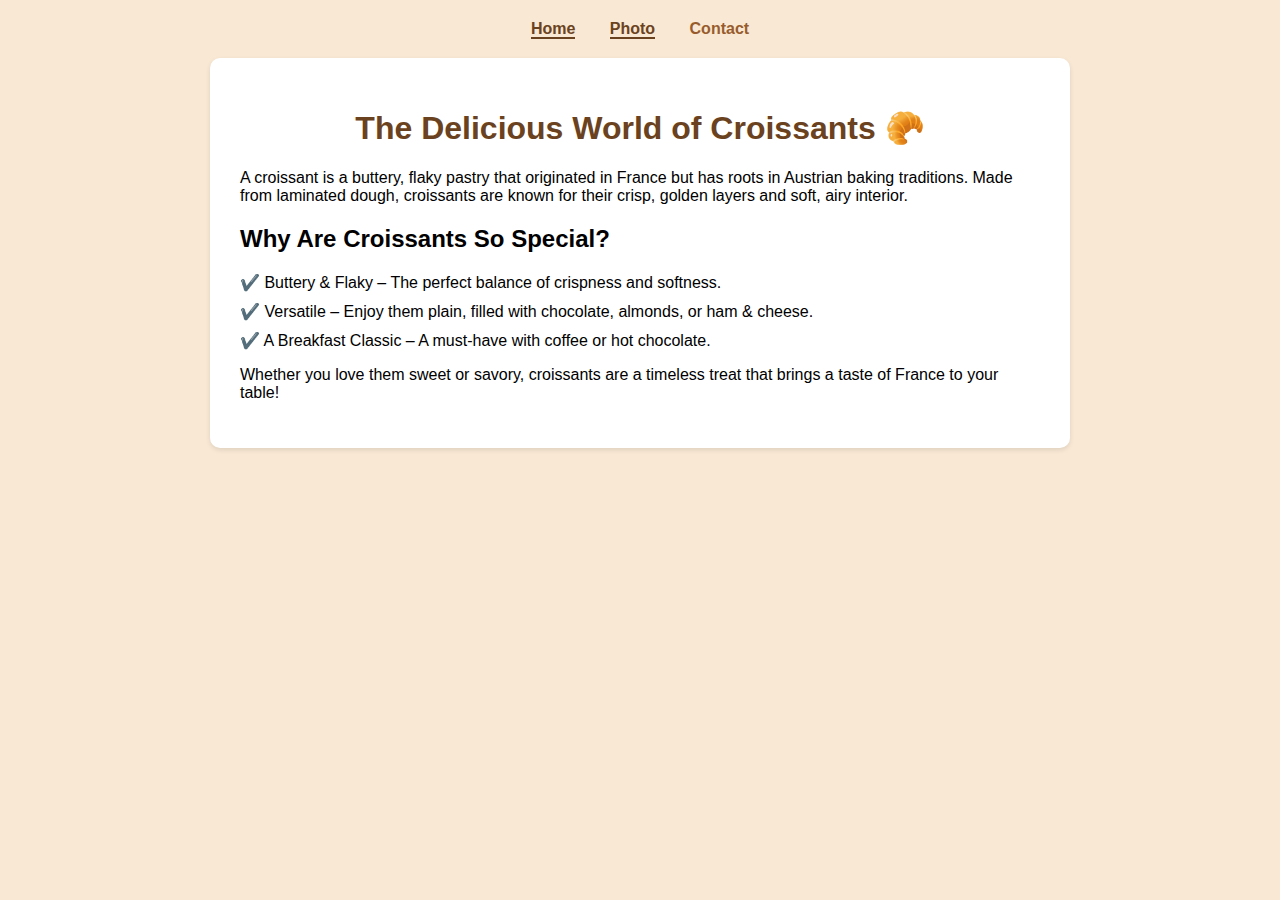
<file: index.html>
<!DOCTYPE html>
<html lang="en">
<head>
    <meta name="description"  content=".The Delicious World of Croissants,recepies and history -Delicious-Croissants.com" />
    <meta charset="UTF-8">
    <meta name="viewport" content="width=device-width, initial-scale=1.0">
    <title>The Delicious World of Croissants_Delicious-Croissants.com 🥐</title>
    <link rel="stylesheet" href="styles.css">
</head>
<body>
    <nav>
        <a href="/" class="active">Home</a>
        <a href="/photo.html" titel="pictures of croissants" class="active">Photo</a>
        <a href="/contact.html" titel="Delicious-Croissants.com">Contact</a>
    </nav>
    <div class="container">
        <h1>The Delicious World of Croissants 🥐</h1>
        <p>A croissant is a buttery, flaky pastry that originated in France but has roots in Austrian baking traditions. Made from laminated dough, croissants are known for their crisp, golden layers and soft, airy interior.</p>
        <h2>Why Are Croissants So Special?</h2>
        <ul>
            <li>✔️ Buttery & Flaky – The perfect balance of crispness and softness.</li>
            <li>✔️ Versatile – Enjoy them plain, filled with chocolate, almonds, or ham & cheese.</li>
            <li>✔️ A Breakfast Classic – A must-have with coffee or hot chocolate.</li>
        </ul>
        <p>Whether you love them sweet or savory, croissants are a timeless treat that brings a taste of France to your table!</p>
    </div>
</body>
</html>
</file>
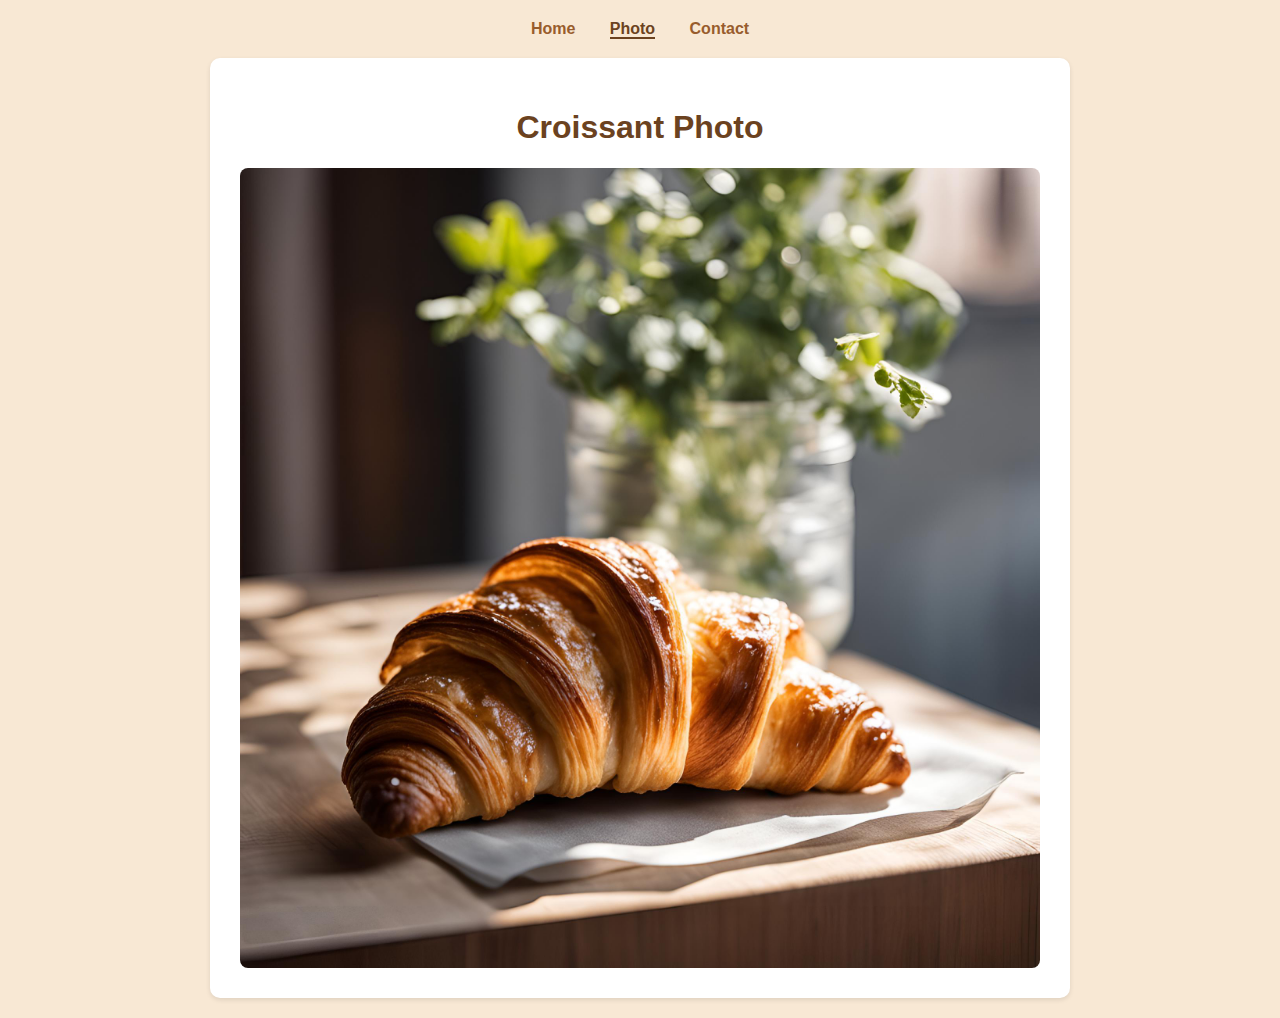
<file: photo.html>
<!DOCTYPE html>
<html lang="en">
<head>
    <meta charset="UTF-8">
    <meta name="description"  content=".pictures of The Delicious World of Croissants,recepies and history -Delicious-Croissants.com" />
    <meta name="viewport" content="width=device-width, initial-scale=1.0">
    <title>Croissant Photo-Delicious-Croissants.com</title>
    <link rel="stylesheet" href="styles.css">
</head>
<body>
    <nav>
        <a href="/">Home</a>
        <a href="/photo.html" titel="pictures of croissants" class="active">Photo</a>
        <a href="/contact.html" titel="Delicious-Croissants.com">Contact</a>
    </nav>
    <div class="container">
        <h1>Croissant Photo</h1>
        <img src="croissant.jpg" alt="Fresh baked croissant" class="croissant-photo">
    </div>
</body>
</html>
</file>
<file: styles.css>
body {
    background-color: #f8e8d4;
    font-family: Arial, sans-serif;
    margin: 0;
    padding: 20px;
}

.container {
    max-width: 800px;
    margin: 0 auto;
    background-color: white;
    padding: 30px;
    border-radius: 10px;
    box-shadow: 0 2px 5px rgba(0,0,0,0.1);
}

nav {
    text-align: center;
    margin-bottom: 20px;
}

nav a {
    margin: 0 15px;
    text-decoration: none;
    color: #985c2c;
    font-weight: bold;
}

nav a.active {
    color: #6b4220;
    border-bottom: 2px solid #6b4220;
}

h1 {
    color: #6b4220;
    text-align: center;
}

.croissant-photo {
    max-width: 100%;
    border-radius: 8px;
    display: block;
    margin: 0 auto;
}

ul {
    list-style: none;
    padding-left: 0;
}

li {
    margin-bottom: 10px;
}

a {
    color: #985c2c;
}
</file>
